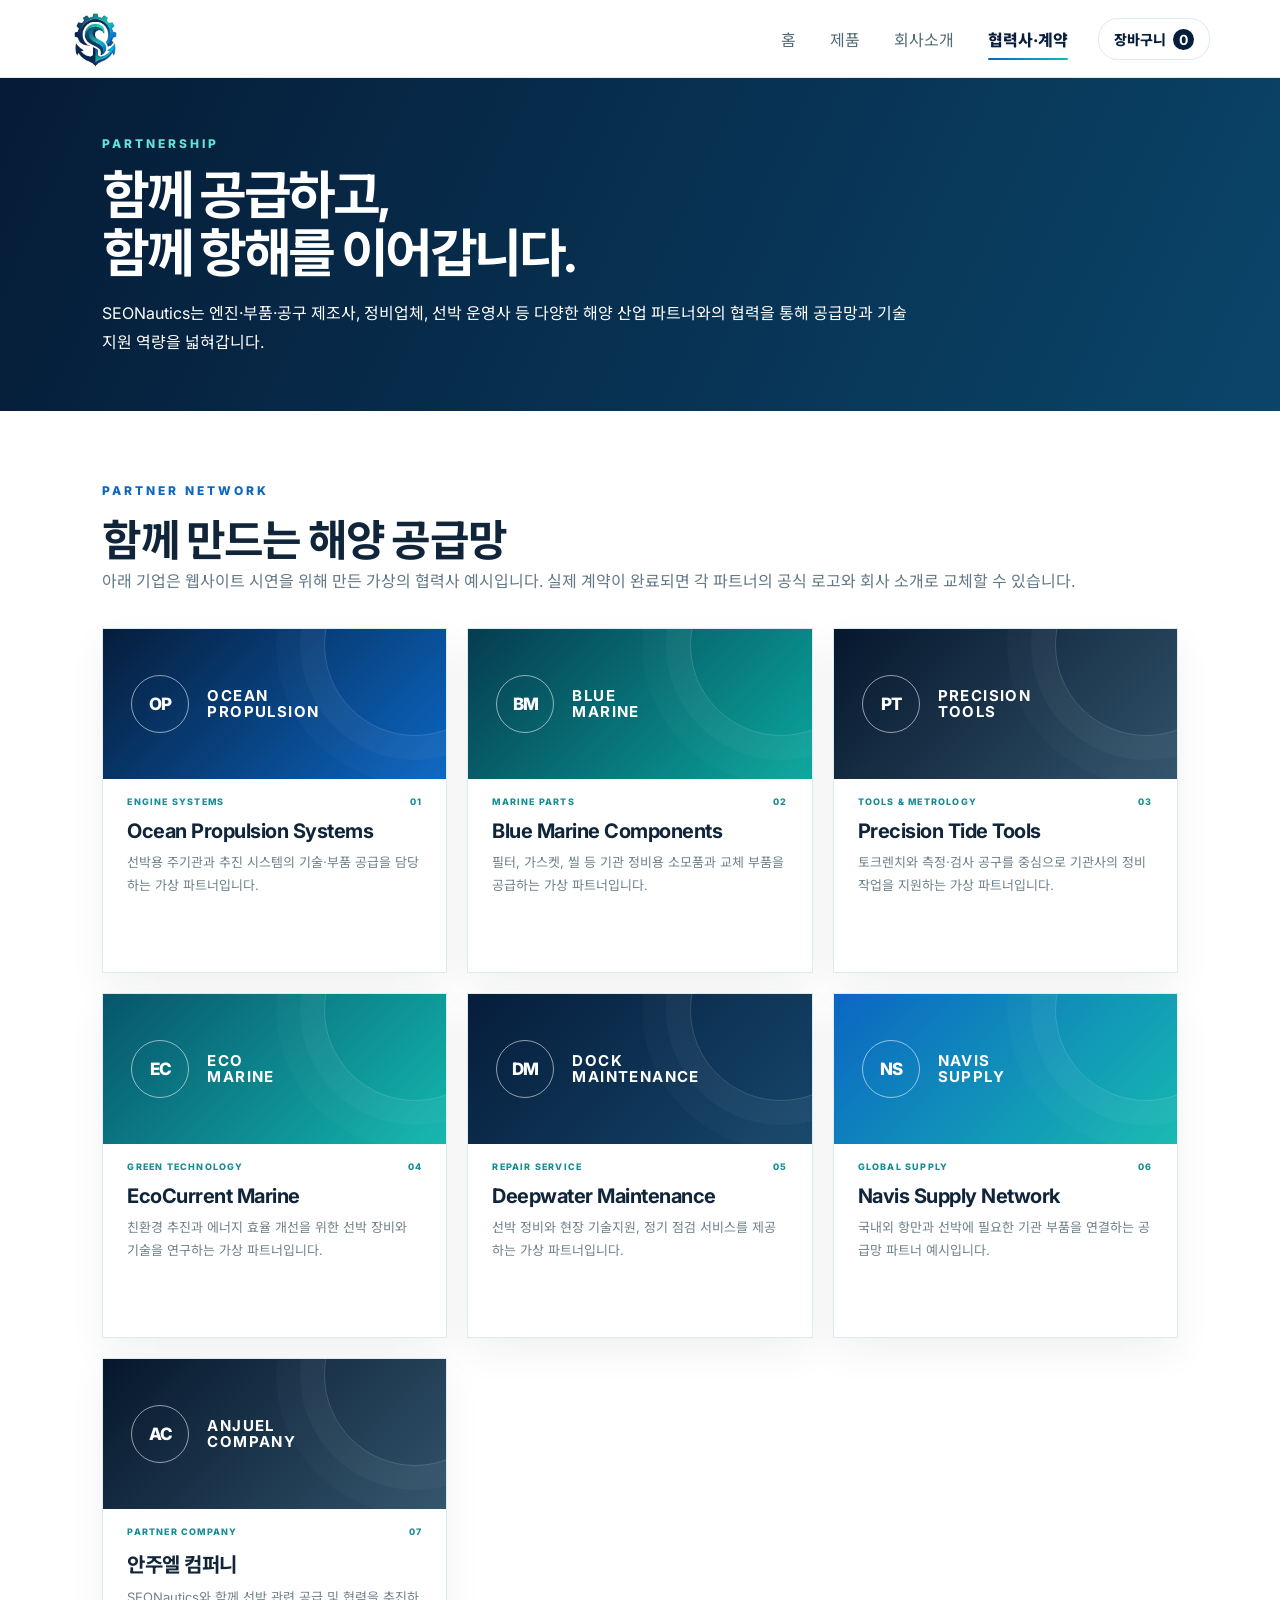
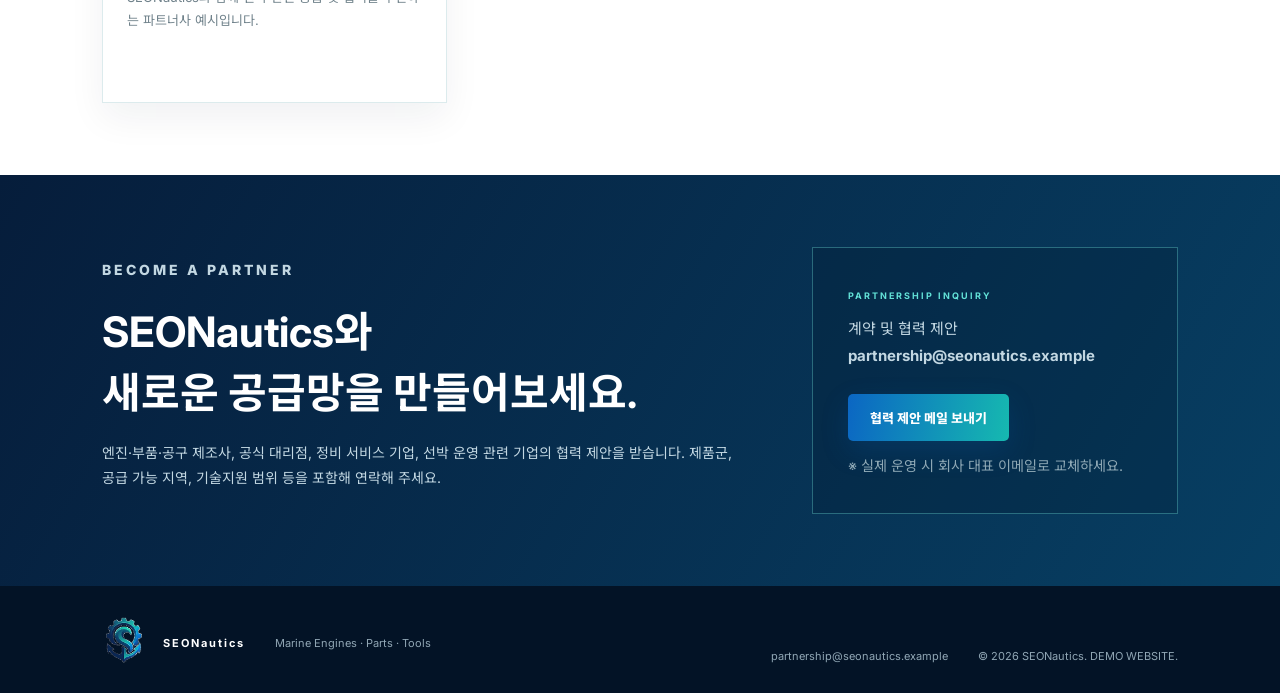
<file: partners.html>
<!DOCTYPE html><html lang="ko"><head><meta charset="UTF-8"><meta name="viewport" content="width=device-width,initial-scale=1.0"><title>협력사·계약 | SEONautics</title><link rel="stylesheet" href="style.css"></head><body>
<header class="header"><a class="brand" href="index.html"><img src="logo-mark.png" alt="SEONautics 로고 마크"></a><nav><a href="index.html">홈</a><a href="products.html">제품</a><a href="company.html">회사소개</a><a class="active" href="partners.html">협력사·계약</a></nav><a class="cart" href="products.html#cart">장바구니 <b id="cartCount">0</b></a></header>
<main><section class="page-hero"><p class="eyebrow">PARTNERSHIP</p><h1>함께 공급하고,<br>함께 항해를 이어갑니다.</h1><p>SEONautics는 엔진·부품·공구 제조사, 정비업체, 선박 운영사 등 다양한 해양 산업 파트너와의 협력을 통해 공급망과 기술 지원 역량을 넓혀갑니다.</p></section>
<section class="partners"><div class="section-head"><p class="eyebrow">PARTNER NETWORK</p><h2>함께 만드는 해양 공급망</h2><p>아래 기업은 웹사이트 시연을 위해 만든 가상의 협력사 예시입니다. 실제 계약이 완료되면 각 파트너의 공식 로고와 회사 소개로 교체할 수 있습니다.</p></div><div class="partner-grid partner-grid-enhanced"><article class="partner-card"><div class="partner-logo-text"><span>OP</span><b>OCEAN<br>PROPULSION</b></div><div class="partner-meta"><span>ENGINE SYSTEMS</span><span>01</span></div><h3>Ocean Propulsion Systems</h3><p>선박용 주기관과 추진 시스템의 기술·부품 공급을 담당하는 가상 파트너입니다.</p></article><article class="partner-card"><div class="partner-logo-text teal"><span>BM</span><b>BLUE<br>MARINE</b></div><div class="partner-meta"><span>MARINE PARTS</span><span>02</span></div><h3>Blue Marine Components</h3><p>필터, 가스켓, 씰 등 기관 정비용 소모품과 교체 부품을 공급하는 가상 파트너입니다.</p></article><article class="partner-card"><div class="partner-logo-text dark"><span>PT</span><b>PRECISION<br>TOOLS</b></div><div class="partner-meta"><span>TOOLS &amp; METROLOGY</span><span>03</span></div><h3>Precision Tide Tools</h3><p>토크렌치와 측정·검사 공구를 중심으로 기관사의 정비 작업을 지원하는 가상 파트너입니다.</p></article><article class="partner-card"><div class="partner-logo-text cyan"><span>EC</span><b>ECO<br>MARINE</b></div><div class="partner-meta"><span>GREEN TECHNOLOGY</span><span>04</span></div><h3>EcoCurrent Marine</h3><p>친환경 추진과 에너지 효율 개선을 위한 선박 장비와 기술을 연구하는 가상 파트너입니다.</p></article><article class="partner-card"><div class="partner-logo-text navy"><span>DM</span><b>DOCK<br>MAINTENANCE</b></div><div class="partner-meta"><span>REPAIR SERVICE</span><span>05</span></div><h3>Deepwater Maintenance</h3><p>선박 정비와 현장 기술지원, 정기 점검 서비스를 제공하는 가상 파트너입니다.</p></article><article class="partner-card"><div class="partner-logo-text blue"><span>NS</span><b>NAVIS<br>SUPPLY</b></div><div class="partner-meta"><span>GLOBAL SUPPLY</span><span>06</span></div><h3>Navis Supply Network</h3><p>국내외 항만과 선박에 필요한 기관 부품을 연결하는 공급망 파트너 예시입니다.</p></article><article class="partner-card"><div class="partner-logo-text dark"><span>AC</span><b>ANJUEL<br>COMPANY</b></div><div class="partner-meta"><span>PARTNER COMPANY</span><span>07</span></div><h3>안주엘 컴퍼니</h3><p>SEONautics와 함께 선박 관련 공급 및 협력을 추진하는 파트너사 예시입니다.</p></article></div></section>
<section class="contract"><div><p class="eyebrow">BECOME A PARTNER</p><h2>SEONautics와<br>새로운 공급망을 만들어보세요.</h2><p>엔진·부품·공구 제조사, 공식 대리점, 정비 서비스 기업, 선박 운영 관련 기업의 협력 제안을 받습니다. 제품군, 공급 가능 지역, 기술지원 범위 등을 포함해 연락해 주세요.</p></div><div class="contact-box"><strong>PARTNERSHIP INQUIRY</strong><p>계약 및 협력 제안<br><b>partnership@seonautics.example</b></p><a class="btn primary" href="mailto:partnership@seonautics.example?subject=SEONautics 협력 및 계약 제안">협력 제안 메일 보내기</a><small>※ 실제 운영 시 회사 대표 이메일로 교체하세요.</small></div></section></main>
<footer><div class="footer-brand"><img src="logo-mark.png" alt="SEONautics"><div><b>SEONautics</b><p>Marine Engines · Parts · Tools</p></div></div><div><span>partnership@seonautics.example</span><span>© 2026 SEONautics. DEMO WEBSITE.</span></div></footer><script src="script.js"></script></body></html>
</file>
<file: style.css>
@import url('https://fonts.googleapis.com/css2?family=Inter:wght@400;500;600;700;800&family=Noto+Sans+KR:wght@400;500;600;700;800&display=swap');
:root{--navy:#061d3b;--navy2:#0a3158;--blue:#0b66c3;--cyan:#16b9b0;--aqua:#63e2d8;--ice:#eef8fb;--line:#dce9ee;--text:#10253a;--muted:#637988;--white:#fff;--shadow:0 18px 50px rgba(4,31,54,.09)}
*{box-sizing:border-box}html{scroll-behavior:smooth}body{margin:0;color:var(--text);font-family:Inter,'Noto Sans KR',sans-serif;background:#fff;font-size:16px}a{text-decoration:none;color:inherit}img{max-width:100%;display:block}
.header{height:78px;display:flex;align-items:center;padding:0 5.5vw;border-bottom:1px solid rgba(220,233,238,.9);position:sticky;top:0;background:rgba(255,255,255,.96);backdrop-filter:blur(16px);z-index:20}.brand{width:62px;height:62px;display:flex;align-items:center}.brand img{width:56px;height:56px;object-fit:contain}.header nav{display:flex;gap:34px;margin-left:auto;margin-right:30px;height:100%}.header nav a{font-size:14px;color:#536a78;display:flex;align-items:center;position:relative}.header nav a.active,.header nav a:hover{color:var(--navy);font-weight:800}.header nav a.active:after{content:'';position:absolute;left:0;right:0;bottom:17px;height:2px;border-radius:3px;background:linear-gradient(90deg,var(--blue),var(--cyan))}.cart{font-size:13px;border:1px solid var(--line);padding:9px 13px;border-radius:20px;color:var(--navy);font-weight:800;white-space:nowrap}.cart b{background:var(--navy);color:#fff;border-radius:50%;padding:2px 6px;margin-left:4px}
.hero{min-height:calc(100vh - 78px);position:relative;display:flex;align-items:center;padding:80px 8vw;color:#fff;overflow:hidden}.hero-video-bg{position:absolute;inset:0;width:100%;height:100%;object-fit:cover;filter:saturate(.78) contrast(1.06);z-index:0}.hero-overlay{position:absolute;inset:0;background:linear-gradient(90deg,rgba(2,17,35,.93) 0%,rgba(4,31,55,.76) 44%,rgba(4,29,52,.36) 100%),linear-gradient(0deg,rgba(3,17,32,.58),transparent 45%);z-index:1}.hero-content{max-width:790px;position:relative;z-index:2}.eyebrow{font-size:12px;letter-spacing:3px;font-weight:800;color:var(--blue);margin:0 0 16px}.hero .eyebrow,.page-hero .eyebrow{color:var(--aqua)}h1{font-size:clamp(43px,5.2vw,76px);line-height:1.08;margin:0 0 20px;letter-spacing:-3.4px}.hero h1 em,.page-hero h1 em{font-style:normal;color:#8cebe2}.lead{font-size:17px;line-height:1.9;color:#d9e5ec;max-width:680px}.actions{display:flex;gap:12px;margin-top:31px}.btn{display:inline-flex;align-items:center;justify-content:center;padding:14px 22px;border-radius:5px;font-size:13px;font-weight:800;cursor:pointer;border:0}.primary{background:linear-gradient(100deg,var(--blue),var(--cyan));color:#fff;box-shadow:0 10px 28px rgba(11,102,195,.18)}.glass{border:1px solid rgba(255,255,255,.42);color:#fff;background:rgba(255,255,255,.06);backdrop-filter:blur(5px)}.hero-side{position:absolute;right:8vw;bottom:95px;z-index:2;border-left:1px solid rgba(117,226,219,.45);padding:5px 0 5px 20px;text-align:left}.hero-side span{display:block;font-size:9px;letter-spacing:3px;color:var(--aqua);margin-bottom:9px}.hero-side strong{display:block;font-size:18px;line-height:1.2;letter-spacing:1px}.hero-side small{display:block;color:#9db7c6;font-size:8px;letter-spacing:2px;margin-top:13px}.scroll-cue{position:absolute;z-index:2;bottom:28px;left:8vw;font-size:8px;letter-spacing:2px;color:#abc2cf;display:flex;align-items:center;gap:10px}.scroll-cue span{width:28px;height:1px;background:var(--aqua)}
.stats{display:grid;grid-template-columns:repeat(4,1fr);border-bottom:1px solid var(--line);background:#fff}.stats div{padding:25px 6vw;border-right:1px solid var(--line)}.stats div:last-child{border-right:0}.stats strong{display:block;font-size:14px;letter-spacing:2px;color:var(--navy)}.stats span{display:block;color:var(--muted);font-size:13px;margin-top:7px}
.section,.product-section,.partners{padding:92px 8vw}.section-head{margin-bottom:38px}.split-head{display:grid;grid-template-columns:1fr .65fr;gap:50px;align-items:end}.section-head h2{font-size:39px;line-height:1.22;letter-spacing:-1.8px;margin:0}.section-head>p:last-child,.split-head>p{color:var(--muted);line-height:1.9;font-size:15px;margin:0}.cards{display:grid;grid-template-columns:repeat(3,1fr);gap:18px}.card{background:#f4f8fa;overflow:hidden;border:1px solid #e2edf0;box-shadow:var(--shadow)}.card.dark{background:var(--navy);color:#fff}.card-img{height:210px;overflow:hidden;background:#dce8ec}.card-img img{width:100%;height:100%;object-fit:cover;transition:transform .7s;image-rendering:auto}.card:hover .card-img img{transform:scale(1.045)}.card-body{padding:28px 30px 31px}.num{font-size:9px;color:var(--cyan);font-weight:800;letter-spacing:2px}.card h3{font-size:21px;margin:13px 0 10px}.card p{font-size:14px;line-height:1.85;color:#6c7f8b;margin:0;min-height:61px}.card.dark p{color:#b8cad4}.card a{display:inline-block;margin-top:18px;font-size:13px;font-weight:800;color:var(--blue)}.card.dark a{color:var(--aqua)}
.feature-strip{padding:86px 8vw;background:linear-gradient(135deg,#eaf8fa,#f7fbfc);display:grid;grid-template-columns:.85fr 1.15fr;gap:90px;align-items:start}.feature-strip h2{font-size:42px;line-height:1.2;letter-spacing:-2px;margin:0}.feature-strip h2 span{color:var(--blue)}.feature-lines{display:grid;gap:0}.feature-lines>div{display:grid;grid-template-columns:42px 1fr;column-gap:18px;padding:20px 0;border-bottom:1px solid #d5e6ea}.feature-lines>div:first-child{padding-top:0}.feature-lines b{font-size:10px;color:var(--blue);letter-spacing:1px}.feature-lines p{margin:0;font-size:14px;font-weight:800}.feature-lines small{grid-column:2;color:#738692;font-size:12px;line-height:1.7;margin-top:5px}
.page-hero{background:linear-gradient(115deg,#051b36,#0a456a);color:#fff;padding:92px 8vw}.page-hero>div{max-width:950px}.page-hero h1{font-size:58px;max-width:850px}.page-hero>div>p:last-child{max-width:730px;color:#c7dbe6;line-height:1.9;font-size:13px}.notice{font-size:9px;color:#527080;border:1px solid var(--line);padding:9px 12px;background:#fff;justify-self:end;white-space:nowrap}
.engine-grid{display:grid;gap:20px}.engine-product{display:grid;grid-template-columns:43% 1fr;background:#f5f9fa;border:1px solid var(--line);gap:34px;overflow:hidden;box-shadow:var(--shadow)}.engine-photo{min-height:350px;overflow:hidden}.engine-photo img{width:100%;height:100%;object-fit:cover}.engine-info{padding:38px 36px 36px 0}.engine-product h3{font-size:25px;margin:5px 0 8px}.engine-product p,.engine-product li{color:#667a87;font-size:11px;line-height:1.8}.engine-product ul{padding-left:17px;margin:21px 0}.tinted{background:#f5f9fa}.shop-grid{display:grid;grid-template-columns:repeat(3,1fr);gap:18px}.shop-card{border:1px solid var(--line);overflow:hidden;background:#fff;display:flex;flex-direction:column;box-shadow:0 10px 35px rgba(4,31,54,.055)}.shop-photo{height:230px;background:#eef5f7;overflow:hidden}.shop-photo img{width:100%;height:100%;object-fit:cover;transition:transform .55s}.shop-card:hover .shop-photo img{transform:scale(1.045)}.shop-body{padding:23px;display:flex;flex-direction:column;min-height:245px}.tag{font-size:8px;color:var(--blue);font-weight:800;letter-spacing:2px}.shop-card h3{margin:16px 0 7px;font-size:17px}.shop-card p{font-size:10px;color:#71828d;line-height:1.7}.shop-card strong{font-size:18px;margin-top:auto;color:var(--navy)}.shop-card button{margin-top:15px;border:0;background:var(--navy);color:#fff;padding:12px;cursor:pointer;font-weight:800;font-size:10px}.cart-section{padding:80px 8vw;background:#eef6f8}.cart-box{background:#fff;border:1px solid var(--line);padding:25px;min-height:80px}.cart-row{display:flex;justify-content:space-between;padding:15px 0;border-bottom:1px solid var(--line);font-size:11px}.remove{border:0;background:none;color:#9a5252;cursor:pointer}.cart-total{display:flex;justify-content:space-between;margin:24px 0;font-size:13px}.wide{width:100%}.small{font-size:9px;color:#89979e}
.mission{padding:100px 8vw;display:grid;grid-template-columns:1fr 1fr;gap:80px;align-items:center}.mission-visual{height:420px;overflow:hidden;border-radius:2px}.mission-visual img{width:100%;height:100%;object-fit:cover}.mission h2{font-size:43px;line-height:1.28;margin:0;letter-spacing:-1.8px}.mission>div:last-child>p{font-size:14px;line-height:2;color:#5d707b}.values{padding:90px 8vw;background:#f5f9fa}.value-grid{display:grid;grid-template-columns:repeat(3,1fr);gap:18px}.value-grid article{background:#fff;padding:34px;border:1px solid #e1edf0}.value-grid article>span{font-size:10px;color:var(--blue);font-weight:800;letter-spacing:1px}.value-grid h3{font-size:21px;line-height:1.5;margin:55px 0 15px}.value-grid small{font-size:8px;color:#8a9aa2;letter-spacing:1px}.value-grid p{font-size:11px;line-height:1.9;color:#687983}.partner-grid{display:grid;grid-template-columns:repeat(3,1fr);gap:18px}.partner-grid article{border:1px solid var(--line);padding:24px;background:#fff}.partner-logo{height:145px;background:#f1f6f8;overflow:hidden;display:flex;align-items:center;justify-content:center}.partner-logo img{width:100%;height:100%;object-fit:cover}.partner-grid h3{font-size:14px;margin:19px 0 7px}.partner-grid p{font-size:10px;color:#75858d;line-height:1.7}.contract{background:linear-gradient(120deg,#061d3b,#073f63);color:#fff;padding:90px 8vw;display:grid;grid-template-columns:1.4fr .8fr;gap:70px;align-items:center}.contract h2{font-size:39px;margin:0 0 20px}.contract p{color:#c2d7e2;line-height:1.8;font-size:12px}.contact-box{border:1px solid rgba(111,226,220,.35);padding:35px;background:rgba(0,20,40,.25)}.contact-box strong{font-size:9px;letter-spacing:2px;color:var(--aqua)}.contact-box p{margin:12px 0 25px;font-size:13px}.contact-box small{display:block;color:#8ea8b5;margin-top:14px;line-height:1.6}
footer{background:#031326;color:#91a7b5;padding:30px 8vw;display:flex;justify-content:space-between;font-size:9px}footer .footer-brand{display:flex;align-items:center;gap:14px}footer img{height:47px;width:47px;object-fit:contain}footer b{color:#fff;letter-spacing:2px}footer p{margin:7px 0 0}footer div:last-child{display:flex;gap:30px;align-items:end}.source-note{font-size:9px;color:#8b9ca5;margin-top:20px;line-height:1.6}
@media(max-width:900px){.header{padding:0 4vw;height:72px}.brand{width:52px;height:52px}.brand img{width:50px;height:50px}.header nav{display:none}.cart{margin-left:auto}.hero{min-height:680px;padding:65px 7vw}.hero-side{display:none}.scroll-cue{left:7vw}.stats{grid-template-columns:repeat(2,1fr)}.stats div{padding:22px 7vw}.cards,.shop-grid,.value-grid,.partner-grid,.split-head,.feature-strip{grid-template-columns:1fr}.section,.product-section,.partners{padding:65px 6vw}.feature-strip{gap:40px;padding:65px 6vw}.page-hero{padding:70px 6vw}.page-hero h1{font-size:42px}.notice{justify-self:start;margin-top:15px}.engine-product{grid-template-columns:1fr}.engine-info{padding:25px}.mission,.contract{grid-template-columns:1fr;padding:70px 6vw;gap:35px}.mission h2,.contract h2{font-size:33px}.mission-visual{height:300px}footer{flex-direction:column;gap:20px}footer div:last-child{align-items:start;flex-direction:column;gap:8px}.hero-video-bg{object-position:center}}
@media(prefers-reduced-motion:reduce){html{scroll-behavior:auto}.hero-video-bg{animation:none}}
/* Hero video / brand lockup refinement */
.hero-video-bg-wrap{position:absolute;inset:0;overflow:hidden;z-index:0;background:#041a31}
.hero-video-bg{position:absolute;inset:0;width:100%;height:100%;object-fit:cover;filter:saturate(.82) contrast(1.06);z-index:0}
.video-fallback{position:absolute;inset:0;display:none;align-items:center;justify-content:center;flex-direction:column;gap:12px;z-index:2;color:#fff;background:linear-gradient(135deg,#061d3b,#0a456a)}
.video-fallback span{font-size:12px;letter-spacing:3px;color:#9deee7;font-weight:800}
.video-fallback button{border:1px solid rgba(255,255,255,.5);background:rgba(255,255,255,.1);color:#fff;padding:12px 18px;border-radius:5px;font-weight:800;cursor:pointer}
.hero-brand-lockup{display:flex;align-items:center;gap:18px;margin:0 0 20px;padding:0;width:max-content;max-width:100%;background:transparent;border:0;border-radius:0;box-shadow:none;backdrop-filter:none}
.hero-brand-lockup img{width:84px;height:84px;object-fit:contain;filter:drop-shadow(0 4px 12px rgba(0,0,0,.35))}
.hero-brand-lockup strong{display:block;font-size:clamp(34px,3.8vw,52px);line-height:1;letter-spacing:1px;color:#fff;font-weight:800}
.hero-brand-lockup span{display:block;margin-top:10px;font-size:12px;letter-spacing:2.2px;color:#9deee7;font-weight:700}
.hero h1{margin-top:0;margin-bottom:14px;line-height:1.02}

@media(max-width:900px){.hero-brand-lockup{gap:12px;margin-bottom:16px}.hero-brand-lockup img{width:64px;height:64px}.hero-brand-lockup strong{font-size:31px}.hero-brand-lockup span{font-size:9px;letter-spacing:1.4px}.hero h1{font-size:clamp(38px,10vw,54px);line-height:1.04}.lead{font-size:15px}.hero-video-bg{object-position:center}}

/* V6 hero refinement: clean rotating brand philosophy + real engine-room video */
.hero-video{min-height:calc(100vh - 78px);padding-top:70px;padding-bottom:70px}
.hero-youtube-bg{position:absolute;top:50%;left:50%;width:177.78vh;height:56.25vw;min-width:100%;min-height:100%;transform:translate(-50%,-50%);border:0;pointer-events:none;z-index:0}
.hero-message-rotator{position:relative;min-height:285px;max-width:920px}
.hero-message{position:absolute;inset:0;opacity:0;transform:translateY(8px);transition:opacity 1.25s ease,transform 1.25s ease;pointer-events:none}
.hero-message.active{opacity:1;transform:translateY(0);pointer-events:auto}
.message-kicker{font-size:12px;letter-spacing:3px;font-weight:800;color:var(--aqua);margin:0 0 14px}
.hero-message h1{font-size:clamp(38px,4.4vw,62px);line-height:1.08;letter-spacing:-3px;margin:0 0 17px;min-height:145px}
.hero-message 
.hero-lead{margin-top:20px}
.message-dots{display:flex;gap:8px;margin-top:23px;align-items:center}
.message-dots button{width:30px;height:3px;border:0;padding:0;border-radius:99px;background:rgba(255,255,255,.3);cursor:pointer;transition:width .35s ease,background .35s ease}
.message-dots button.active{width:58px;background:var(--aqua)}
.video-fallback{display:none;position:absolute;inset:0;align-items:center;justify-content:center;flex-direction:column;gap:14px;z-index:3;color:#fff;background:#041a31}
.video-fallback span{font-size:13px;letter-spacing:3px;color:#9deee7;font-weight:800}
.video-fallback a{color:#fff;border:1px solid rgba(255,255,255,.55);padding:12px 18px;border-radius:5px;font-weight:800}
@media(max-width:900px){
  .hero-video{min-height:760px;padding-top:55px;padding-bottom:50px}
  .hero-message-rotator{min-height:305px}
  .hero-message h1{font-size:clamp(34px,8.8vw,50px);letter-spacing:-2px;min-height:150px}
  .hero-message 
  .hero-lead{font-size:15px}
  .message-dots{margin-top:17px}
}


/* V9 visual polish: larger readable typography, tighter page heroes, balanced whitespace */
body{font-size:17px}
.header nav a{font-size:16px}
.cart{font-size:14px;padding:10px 15px}
.stats strong{font-size:16px}.stats span{font-size:14px}
.section,.product-section,.partners{padding-top:72px;padding-bottom:72px}
.section-head{margin-bottom:32px}
.section-head h2{font-size:43px}
.section-head>p:last-child,.split-head>p{font-size:16px;line-height:1.85}
.card h3{font-size:23px}.card p{font-size:15px}.card a{font-size:14px}.card-body{padding:26px 28px 29px}
.feature-strip{padding-top:72px;padding-bottom:72px;gap:65px}.feature-strip h2{font-size:44px}.feature-lines p{font-size:16px}.feature-lines small{font-size:13px}
/* Compact page title areas: remove excessive top/bottom blank space */
.page-hero{padding:58px 8vw 54px}
.page-hero h1{font-size:52px;line-height:1.12;margin:8px 0 16px}
.page-hero>p:last-child{font-size:16px;line-height:1.8;max-width:820px;margin:0}
.engine-product h3{font-size:28px}.engine-product p,.engine-product li{font-size:14px}
.shop-card h3{font-size:20px}.shop-card p{font-size:13px}.shop-card strong{font-size:20px}.shop-card button{font-size:13px;padding:13px}
.cart-section{padding:65px 8vw}.cart-row{font-size:14px}.cart-total{font-size:16px}.small{font-size:11px}
.mission{padding:72px 8vw;gap:65px}.mission h2{font-size:40px}.mission>div:last-child>p{font-size:16px}
.values{padding:72px 8vw}.value-grid h3{font-size:24px;margin:42px 0 15px}.value-grid p{font-size:14px}.value-grid small{font-size:10px}
.partner-grid h3{font-size:17px}.partner-grid p{font-size:13px}.contract{padding:72px 8vw}.contract h2{font-size:42px}.contract p{font-size:14px}.contact-box p{font-size:15px}
footer{font-size:11px}footer p{font-size:11px}
/* Home rotating message: slightly quicker, but still calm */
.hero-message-rotator{min-height:270px}
.hero-message h1{font-size:clamp(36px,4.1vw,58px);min-height:130px}
.hero-message{transition:opacity .95s ease,transform .95s ease}
@media(max-width:900px){
 .header nav a{font-size:15px}.section,.product-section,.partners{padding-top:58px;padding-bottom:58px}
 .section-head h2{font-size:34px}.card h3{font-size:21px}.card p{font-size:14px}
 .feature-strip{padding-top:58px;padding-bottom:58px}.feature-strip h2{font-size:36px}
 .page-hero{padding:48px 6vw 44px}.page-hero h1{font-size:39px}.page-hero>p:last-child{font-size:15px}
 .mission{padding:58px 6vw}.values{padding:58px 6vw}.contract{padding:58px 6vw}
 .mission h2,.contract h2{font-size:32px}
 .value-grid h3{font-size:22px}.value-grid p{font-size:14px}
 .partner-grid p{font-size:13px}.cart-section{padding:55px 6vw}
 .hero-message-rotator{min-height:285px}.hero-message h1{font-size:clamp(33px,8.2vw,48px);min-height:140px}
}

/* V10 company values + partner network polish */
.value-grid-enhanced{gap:20px;align-items:stretch}
.value-card{position:relative;overflow:hidden;min-height:410px!important;padding:32px!important;border-radius:4px!important;border:1px solid #dcebed!important;box-shadow:0 16px 36px rgba(4,31,54,.07);transition:transform .35s ease,box-shadow .35s ease,border-color .35s ease}
.value-card:hover{transform:translateY(-6px);box-shadow:0 24px 50px rgba(4,31,54,.12);border-color:#b9dfe4!important}
.value-card:before{content:'';position:absolute;left:0;top:0;width:100%;height:4px;background:linear-gradient(90deg,var(--blue),var(--cyan))}
.value-card-2:before{background:linear-gradient(90deg,#0a8f9a,var(--aqua))}.value-card-3:before{background:linear-gradient(90deg,var(--navy),var(--blue))}
.value-top{display:flex;align-items:center;gap:10px;color:var(--blue);font-weight:800}
.value-no{font-size:24px;letter-spacing:-1px}.value-line{height:1px;width:35px;background:#c6dce2}.value-en{font-size:9px;letter-spacing:1.4px;color:#728892;white-space:nowrap}
.value-icon{width:52px;height:52px;border-radius:50%;margin:35px 0 22px;display:flex;align-items:center;justify-content:center;font-size:26px;font-weight:700;color:var(--navy);background:linear-gradient(145deg,#e7f8fa,#fff);border:1px solid #cde8eb;box-shadow:inset 0 0 0 6px rgba(22,185,176,.05)}
.value-card h3{font-size:27px!important;margin:0 0 17px!important;letter-spacing:-1px}.value-card p{font-size:15px!important;line-height:1.9!important;color:#60747e!important;margin:0!important}.value-tag{display:inline-flex;margin-top:24px;padding:8px 11px;border-radius:999px;background:#f1f8fa;color:#39727a;font-size:11px;font-weight:700}
.partner-grid-enhanced{grid-template-columns:repeat(3,1fr);gap:20px}
.partner-card{position:relative!important;min-height:345px;padding:0!important;overflow:hidden;border:1px solid #dcebed!important;background:#fff!important;box-shadow:0 15px 35px rgba(4,31,54,.06);transition:transform .35s ease,box-shadow .35s ease,border-color .35s ease}
.partner-card:hover{transform:translateY(-5px);box-shadow:0 22px 45px rgba(4,31,54,.11);border-color:#b7dfe3!important}
.partner-logo-text{height:150px;background:linear-gradient(135deg,#061d3b,#0b66c3);display:flex;align-items:center;padding:25px 28px;gap:18px;color:#fff;position:relative;overflow:hidden}
.partner-logo-text:after{content:'';position:absolute;width:180px;height:180px;border:1px solid rgba(255,255,255,.16);border-radius:50%;right:-60px;top:-75px;box-shadow:0 0 0 24px rgba(255,255,255,.03),0 0 0 48px rgba(255,255,255,.02)}
.partner-logo-text span{width:58px;height:58px;border:1px solid rgba(255,255,255,.55);border-radius:50%;display:flex;align-items:center;justify-content:center;font-size:17px;font-weight:800;letter-spacing:-1px;z-index:1}.partner-logo-text b{font-size:15px;line-height:1.05;letter-spacing:1.4px;z-index:1}.partner-logo-text.teal{background:linear-gradient(135deg,#063b50,#0aa79e)}.partner-logo-text.dark{background:linear-gradient(135deg,#06172c,#31536b)}.partner-logo-text.cyan{background:linear-gradient(135deg,#07556b,#13b7ae)}.partner-logo-text.navy{background:linear-gradient(135deg,#061d3b,#15466b)}.partner-logo-text.blue{background:linear-gradient(135deg,#0b66c3,#16b9b0)}
.partner-meta{display:flex;justify-content:space-between;padding:17px 24px 0;color:#178e95;font-size:9px;font-weight:800;letter-spacing:1.2px}.partner-card h3{font-size:20px!important;margin:12px 24px 8px!important;letter-spacing:-.5px}.partner-card p{font-size:13px!important;line-height:1.75!important;color:#70828b!important;margin:0 24px 25px!important}
@media(max-width:900px){.value-card{min-height:auto!important}.value-card h3{font-size:24px!important}.partner-grid-enhanced{grid-template-columns:1fr}.partner-card{min-height:320px}.partner-logo-text{height:135px}}

/* V11: reliable local-first hero video playback */
.hero-video-bg-wrap{background:#041a31}
.hero-video-bg{display:block;background:#041a31}
.video-play-button{position:absolute;left:8vw;bottom:72px;z-index:4;display:none;border:1px solid rgba(255,255,255,.55);background:rgba(4,29,52,.72);color:#fff;padding:11px 17px;border-radius:5px;font-weight:800;cursor:pointer;backdrop-filter:blur(5px)}
.video-play-button.show{display:block}
@media(max-width:900px){.video-play-button{left:7vw;bottom:76px}}
</file>
